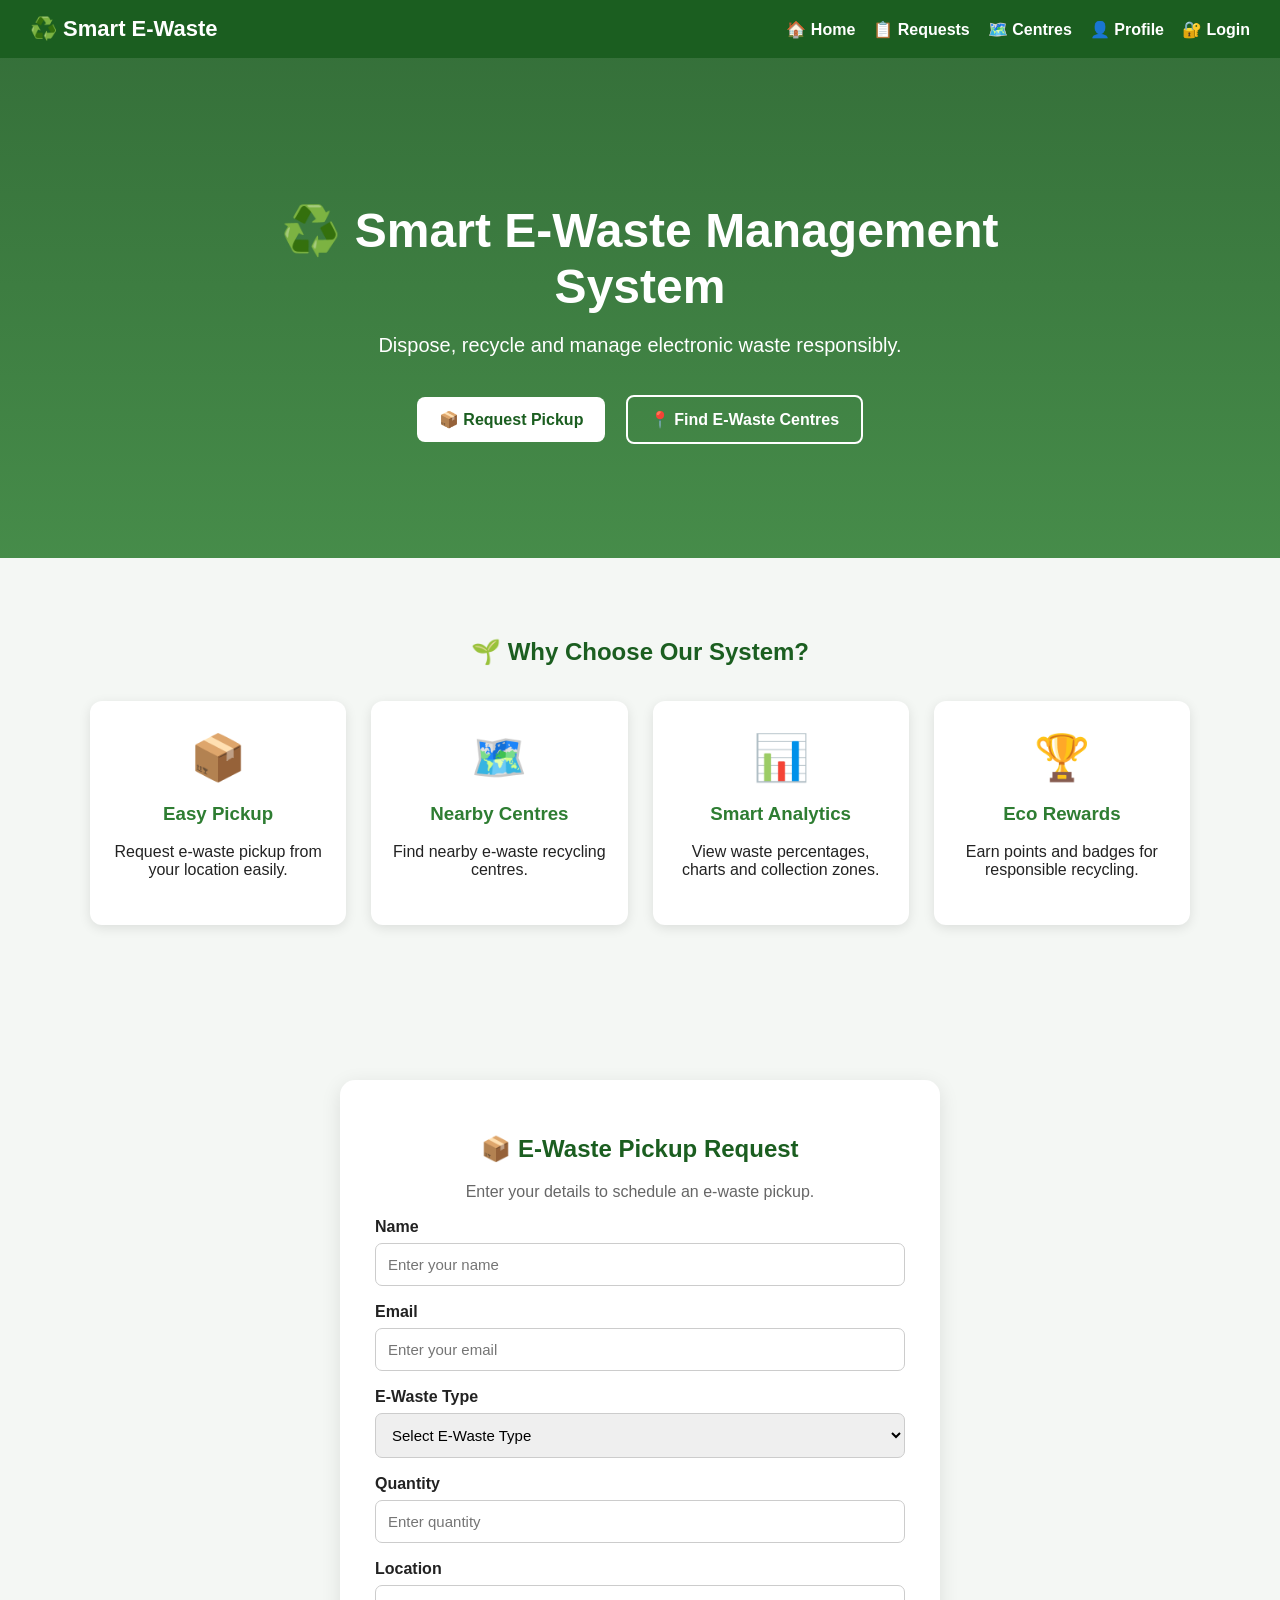
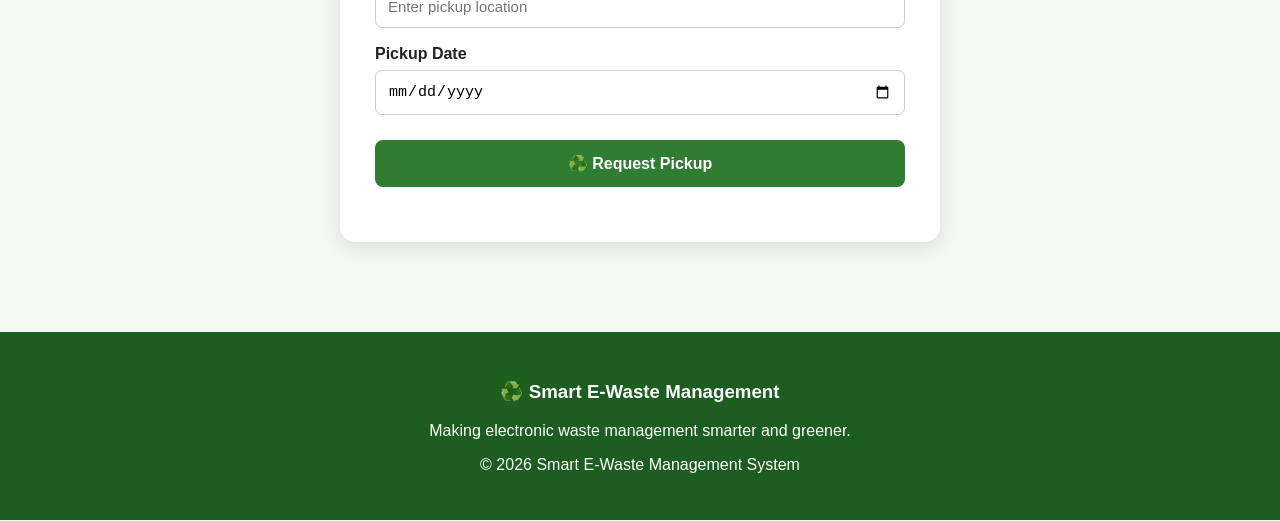
<file: index.html>
<!DOCTYPE html>
<html lang="en">

<head>

    <meta charset="UTF-8">

    <meta name="viewport"
          content="width=device-width, initial-scale=1.0">

    <title>Smart E-Waste Management</title>

    <link rel="stylesheet"
          href="style.css">

</head>


<body>


<!-- ================= NAVBAR ================= -->

<nav class="navbar">

    <div class="logo">
        ♻️ Smart E-Waste
    </div>

    <div class="nav-links">

        <a href="index.html">
            🏠 Home
        </a>

        <a href="request.html">
            📋 Requests
        </a>

        <a href="centres.html">
            🗺️ Centres
        </a>

        <a href="profile.html">
            👤 Profile
        </a>

        <a href="login.html">
            🔐 Login
        </a>

    </div>

</nav>


<!-- ================= HERO ================= -->

<section class="hero">

    <div class="hero-content">

        <h1>
            ♻️ Smart E-Waste
            Management System
        </h1>

        <p>
            Dispose, recycle and manage
            electronic waste responsibly.
        </p>

        <div class="hero-buttons">

            <a href="#pickup"
               class="btn">

                📦 Request Pickup

            </a>

            <a href="centres.html"
               class="btn secondary">

                📍 Find E-Waste Centres

            </a>

        </div>

    </div>

</section>


<!-- ================= FEATURES ================= -->

<section class="features">

    <h2>
        🌱 Why Choose Our System?
    </h2>


    <div class="feature-grid">


        <div class="feature-card">

            <div class="feature-icon">
                📦
            </div>

            <h3>
                Easy Pickup
            </h3>

            <p>
                Request e-waste pickup
                from your location easily.
            </p>

        </div>


        <div class="feature-card">

            <div class="feature-icon">
                🗺️
            </div>

            <h3>
                Nearby Centres
            </h3>

            <p>
                Find nearby e-waste
                recycling centres.
            </p>

        </div>


        <div class="feature-card">

            <div class="feature-icon">
                📊
            </div>

            <h3>
                Smart Analytics
            </h3>

            <p>
                View waste percentages,
                charts and collection zones.
            </p>

        </div>


        <div class="feature-card">

            <div class="feature-icon">
                🏆
            </div>

            <h3>
                Eco Rewards
            </h3>

            <p>
                Earn points and badges
                for responsible recycling.
            </p>

        </div>


    </div>

</section>


<!-- ================= PICKUP FORM ================= -->

<section id="pickup"
         class="pickup-section">


    <div class="form-container">

        <h2>
            📦 E-Waste Pickup Request
        </h2>

        <p>
            Enter your details to schedule
            an e-waste pickup.
        </p>


        <form id="pickupForm">


            <label>
                Name
            </label>

            <input
                type="text"
                id="name"
                placeholder="Enter your name"
                required
            >


            <label>
                Email
            </label>

            <input
                type="email"
                id="email"
                placeholder="Enter your email"
                required
            >


            <label>
                E-Waste Type
            </label>

            <select id="wasteType"
                    required>

                <option value="">
                    Select E-Waste Type
                </option>

                <option value="Mobile">
                    Mobile
                </option>

                <option value="Laptop">
                    Laptop
                </option>

                <option value="Battery">
                    Battery
                </option>

                <option value="TV">
                    TV
                </option>

                <option value="Refrigerator">
                    Refrigerator
                </option>

                <option value="Other">
                    Other
                </option>

            </select>


            <label>
                Quantity
            </label>

            <input
                type="number"
                id="quantity"
                min="1"
                placeholder="Enter quantity"
                required
            >


            <label>
                Location
            </label>

            <input
                type="text"
                id="location"
                placeholder="Enter pickup location"
                required
            >


            <label>
                Pickup Date
            </label>

            <input
                type="date"
                id="pickupDate"
                required
            >


            <button type="submit"
                    class="submit-btn">

                ♻️ Request Pickup

            </button>

        </form>


        <div id="message"></div>


    </div>

</section>


<!-- ================= FOOTER ================= -->

<footer>

    <h3>
        ♻️ Smart E-Waste Management
    </h3>

    <p>
        Making electronic waste management
        smarter and greener.
    </p>

    <p>
        © 2026 Smart E-Waste Management System
    </p>

</footer>


<script src="script.js"></script>

</body>

</html>
</file>
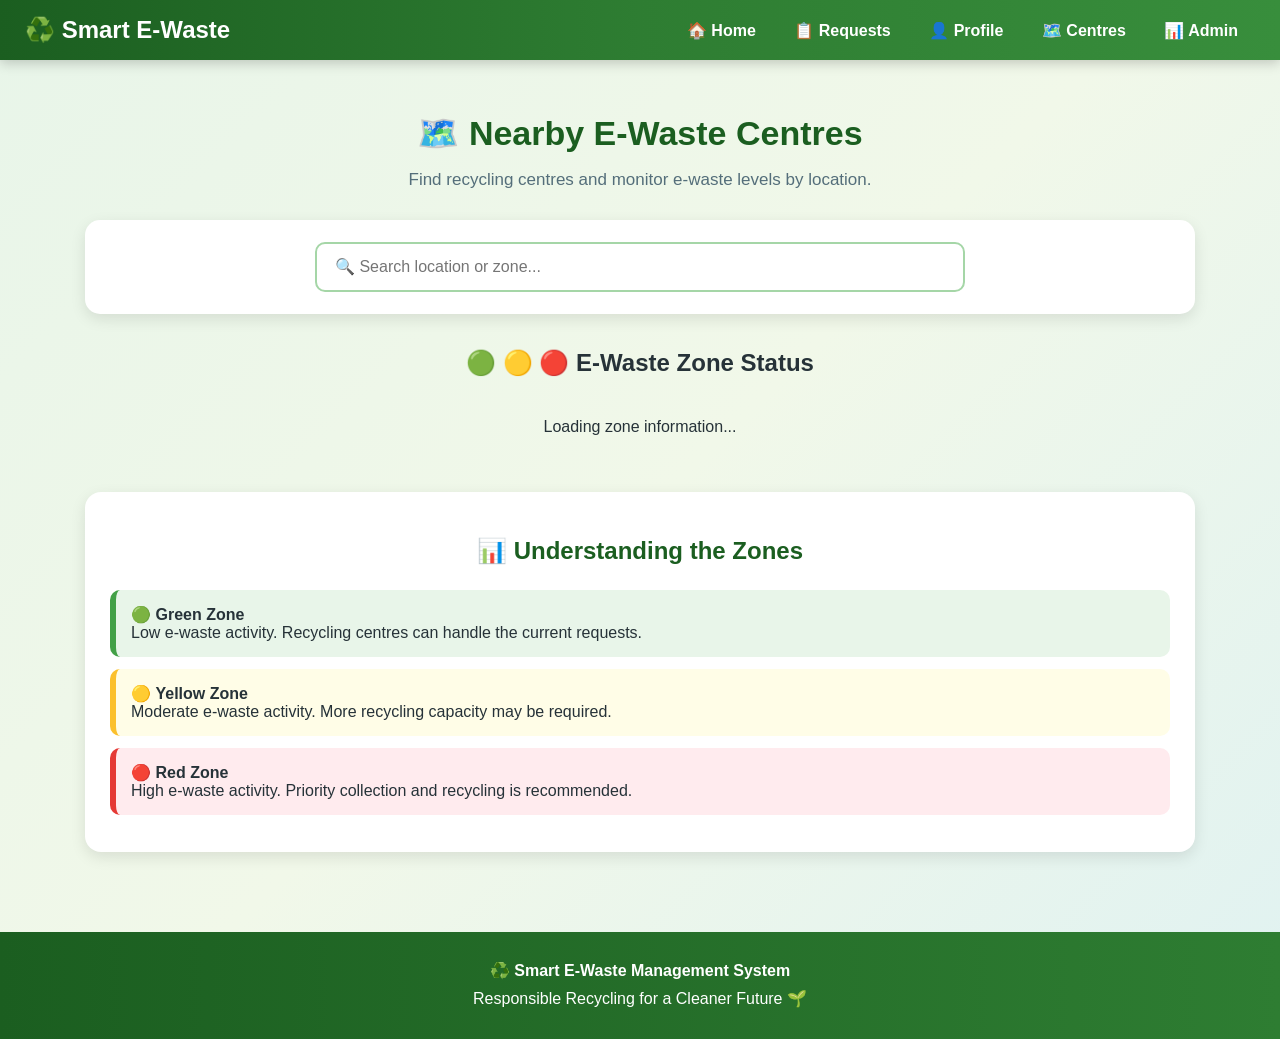
<file: centres.html>
<!DOCTYPE html>
<html lang="en">

<head>

    <meta charset="UTF-8">

    <meta name="viewport"
          content="width=device-width, initial-scale=1.0">

    <title>E-Waste Centres | Smart E-Waste</title>

    <link rel="stylesheet" href="style.css">

    <style>

        * {
            box-sizing: border-box;
        }

        body {
            margin: 0;
            font-family: Arial, sans-serif;
            background: linear-gradient(
                135deg,
                #e8f5e9,
                #f1f8e9,
                #e0f2f1
            );
            color: #263238;
        }

        /* ================= NAVBAR ================= */

        .navbar {
            background: linear-gradient(
                90deg,
                #1b5e20,
                #2e7d32,
                #388e3c
            );

            padding: 16px 25px;

            display: flex;
            justify-content: space-between;
            align-items: center;

            flex-wrap: wrap;

            box-shadow: 0 3px 12px rgba(0,0,0,0.2);
        }

        .navbar h2 {
            color: white;
            margin: 0;
        }

        .navbar a {
            color: white;
            text-decoration: none;
            margin: 7px;
            font-weight: bold;
            padding: 8px 10px;
            border-radius: 6px;
        }

        .navbar a:hover {
            background: rgba(255,255,255,0.2);
        }


        /* ================= CONTAINER ================= */

        .container {
            max-width: 1150px;
            margin: auto;
            padding: 30px 20px;
        }

        h1 {
            text-align: center;
            color: #1b5e20;
            font-size: 34px;
            margin-bottom: 8px;
        }

        .subtitle {
            text-align: center;
            color: #546e7a;
            font-size: 17px;
            margin-bottom: 30px;
        }


        /* ================= SEARCH ================= */

        .search-box {
            background: white;
            padding: 22px;
            margin: 25px 0;

            border-radius: 15px;

            box-shadow: 0 5px 15px rgba(0,0,0,0.1);

            text-align: center;
        }

        .search-box input {
            width: 75%;
            max-width: 650px;

            padding: 14px 18px;

            border: 2px solid #a5d6a7;
            border-radius: 10px;

            font-size: 16px;

            outline: none;
        }

        .search-box input:focus {
            border-color: #2e7d32;
            box-shadow: 0 0 6px rgba(46,125,50,0.3);
        }


        /* ================= SECTION TITLE ================= */

        .section-title {
            text-align: center;
            color: #263238;
            margin-top: 35px;
        }


        /* ================= ZONE GRID ================= */

        #zonesList {

            display: grid;

            grid-template-columns:
                repeat(auto-fit, minmax(290px, 1fr));

            gap: 25px;

            margin-top: 25px;
        }


        /* ================= CENTRE CARD ================= */

        .centre-card {

            background: white;

            padding: 25px;

            border-radius: 16px;

            box-shadow:
                0 5px 15px rgba(0,0,0,0.12);

            transition: all 0.3s ease;

            border-left: 7px solid #2e7d32;
        }

        .centre-card:hover {

            transform: translateY(-7px);

            box-shadow:
                0 10px 25px rgba(0,0,0,0.18);
        }

        .centre-card h3 {

            color: #1b5e20;

            margin-top: 0;

            font-size: 21px;
        }

        .centre-card p {

            color: #546e7a;

            font-size: 16px;
        }


        /* ================= ZONE BADGES ================= */

        .zone {

            display: inline-block;

            padding: 9px 16px;

            border-radius: 25px;

            font-weight: bold;

            margin-top: 8px;

            font-size: 15px;
        }


        /* GREEN */

        .zone.green {

            background: #c8e6c9;

            color: #1b5e20;

            border: 2px solid #66bb6a;
        }


        /* YELLOW */

        .zone.yellow {

            background: #fff3cd;

            color: #8a6d00;

            border: 2px solid #fbc02d;
        }


        /* RED */

        .zone.red {

            background: #ffcdd2;

            color: #b71c1c;

            border: 2px solid #ef5350;
        }


        /* ================= MAP BUTTON ================= */

        .map-btn {

            display: inline-block;

            margin-top: 15px;

            padding: 11px 17px;

            background: linear-gradient(
                135deg,
                #2e7d32,
                #43a047
            );

            color: white;

            text-decoration: none;

            border-radius: 8px;

            font-weight: bold;

            transition: 0.3s;
        }

        .map-btn:hover {

            background: linear-gradient(
                135deg,
                #1b5e20,
                #2e7d32
            );

            transform: scale(1.04);
        }


        /* ================= ZONE INFORMATION ================= */

        .zone-info {

            background: white;

            padding: 25px;

            margin-top: 40px;

            border-radius: 16px;

            box-shadow:
                0 5px 15px rgba(0,0,0,0.1);
        }

        .zone-info h2 {

            text-align: center;

            color: #1b5e20;

            margin-bottom: 25px;
        }

        .info-item {

            padding: 15px;

            margin: 12px 0;

            border-radius: 10px;

            font-size: 16px;
        }


        .green-info {

            background: #e8f5e9;

            border-left: 6px solid #43a047;

        }

        .yellow-info {

            background: #fffde7;

            border-left: 6px solid #fbc02d;

        }

        .red-info {

            background: #ffebee;

            border-left: 6px solid #e53935;

        }


        /* ================= FOOTER ================= */

        footer {

            text-align: center;

            margin-top: 50px;

            padding: 25px;

            background: linear-gradient(
                90deg,
                #1b5e20,
                #2e7d32
            );

            color: white;

            line-height: 1.8;
        }


        /* ================= MOBILE ================= */

        @media (max-width: 700px) {

            .navbar {

                flex-direction: column;

                gap: 12px;

            }

            .navbar a {

                display: inline-block;

                margin: 3px;

            }

            .search-box input {

                width: 95%;

            }

            h1 {

                font-size: 27px;

            }

        }

    </style>

</head>


<body>


<!-- ================= NAVIGATION ================= -->

<nav class="navbar">

    <h2>♻️ Smart E-Waste</h2>

    <div>

        <a href="index.html">🏠 Home</a>

        <a href="request.html">📋 Requests</a>

        <a href="profile.html">👤 Profile</a>

        <a href="centres.html">🗺️ Centres</a>

        <a href="admin.html">📊 Admin</a>

    </div>

</nav>



<!-- ================= MAIN ================= -->

<div class="container">

    <h1>
        🗺️ Nearby E-Waste Centres
    </h1>

    <p class="subtitle">
        Find recycling centres and monitor
        e-waste levels by location.
    </p>


    <!-- SEARCH -->

    <div class="search-box">

        <input
            type="text"
            id="zoneSearch"
            placeholder="🔍 Search location or zone..."
            onkeyup="searchZones()"
        >

    </div>


    <!-- ZONES -->

    <h2 class="section-title">
        🟢 🟡 🔴 E-Waste Zone Status
    </h2>

    <div id="zonesList">

        <p style="text-align:center;">
            Loading zone information...
        </p>

    </div>


    <!-- ZONE INFORMATION -->

    <div class="zone-info">

        <h2>
            📊 Understanding the Zones
        </h2>


        <div class="info-item green-info">

            🟢 <strong>Green Zone</strong>

            <br>

            Low e-waste activity.
            Recycling centres can handle the current requests.

        </div>


        <div class="info-item yellow-info">

            🟡 <strong>Yellow Zone</strong>

            <br>

            Moderate e-waste activity.
            More recycling capacity may be required.

        </div>


        <div class="info-item red-info">

            🔴 <strong>Red Zone</strong>

            <br>

            High e-waste activity.
            Priority collection and recycling is recommended.

        </div>

    </div>

</div>



<!-- ================= FOOTER ================= -->

<footer>

    ♻️ <strong>Smart E-Waste Management System</strong>

    <br>

    Responsible Recycling for a Cleaner Future 🌱

</footer>



<!-- ================= JAVASCRIPT ================= -->

<script src="centres.js"></script>


</body>

</html>
</file>
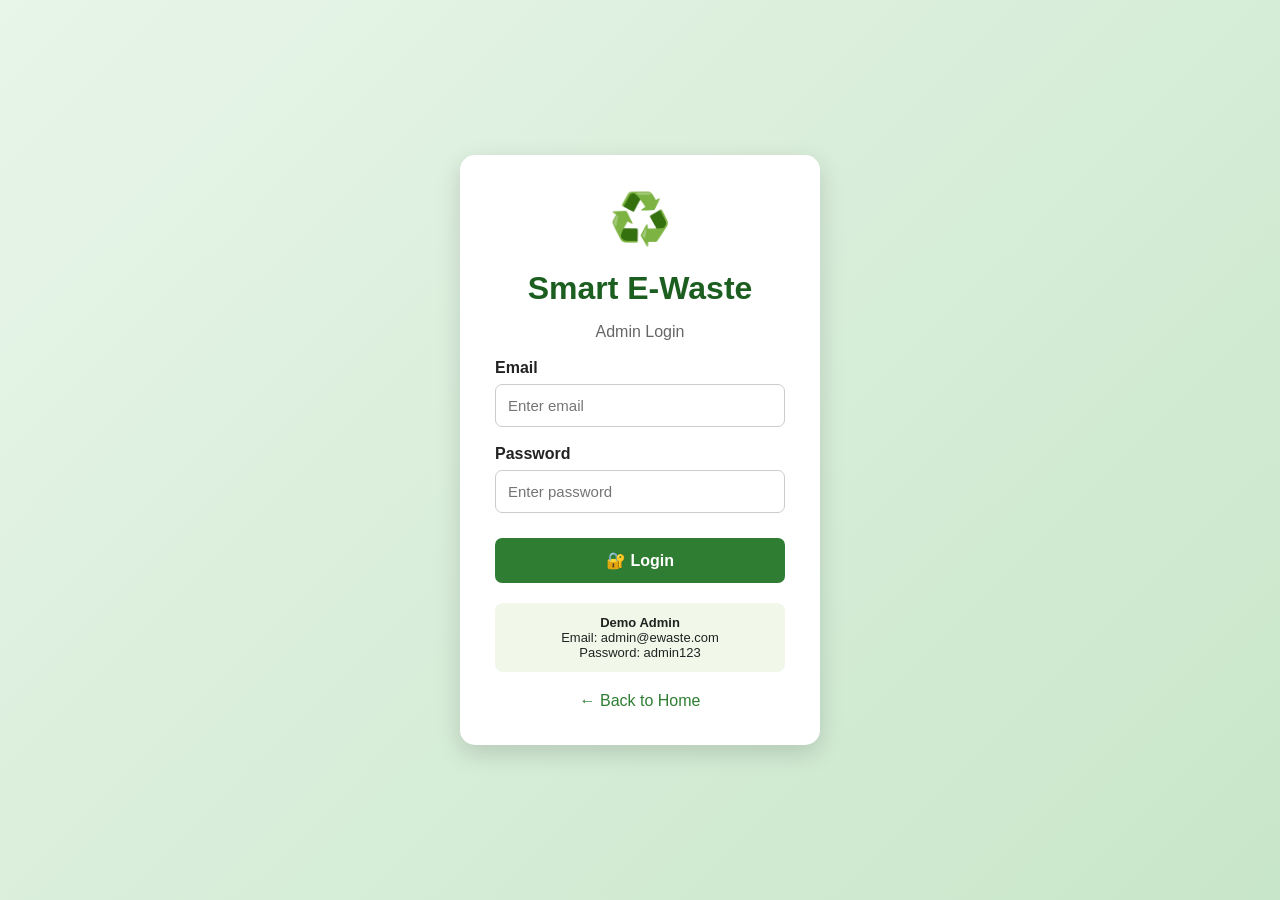
<file: login.html>
<!DOCTYPE html>
<html lang="en">

<head>

    <meta charset="UTF-8">

    <meta name="viewport"
          content="width=device-width, initial-scale=1.0">

    <title>Login - Smart E-Waste</title>

    <link rel="stylesheet"
          href="style.css">

    <style>

        body {
            margin: 0;
            font-family: Arial, sans-serif;
            background: linear-gradient(135deg, #e8f5e9, #c8e6c9);
        }

        .login-container {
            width: 100%;
            min-height: 100vh;

            display: flex;
            justify-content: center;
            align-items: center;
        }

        .login-card {
            width: 360px;
            background: white;

            padding: 35px;

            border-radius: 15px;

            box-shadow:
                0 8px 25px rgba(0,0,0,0.15);

            text-align: center;
        }

        .logo {
            font-size: 50px;
        }

        .login-card h1 {
            color: #1b5e20;
            margin-bottom: 5px;
        }

        .login-card p {
            color: #666;
        }

        .login-card label {
            display: block;
            text-align: left;
            margin-top: 18px;
            font-weight: bold;
        }

        .login-card input {
            width: 100%;
            box-sizing: border-box;

            padding: 12px;

            margin-top: 7px;

            border: 1px solid #ccc;

            border-radius: 7px;

            font-size: 15px;
        }

        .login-card button {
            width: 100%;

            padding: 13px;

            margin-top: 25px;

            border: none;

            border-radius: 7px;

            background: #2e7d32;

            color: white;

            font-size: 16px;

            font-weight: bold;

            cursor: pointer;
        }

        .login-card button:hover {
            background: #1b5e20;
        }

        #loginMessage {
            margin-top: 15px;
            font-weight: bold;
        }

        .back-home {
            display: inline-block;

            margin-top: 20px;

            color: #2e7d32;

            text-decoration: none;
        }

        .demo {
            margin-top: 20px;

            background: #f1f8e9;

            padding: 12px;

            border-radius: 8px;

            font-size: 13px;
        }

    </style>

</head>


<body>


<div class="login-container">

    <div class="login-card">

        <div class="logo">
            ♻️
        </div>

        <h1>
            Smart E-Waste
        </h1>

        <p>
            Admin Login
        </p>


        <form id="loginForm">

            <label>
                Email
            </label>

            <input
                type="email"
                id="email"
                placeholder="Enter email"
                required
            >


            <label>
                Password
            </label>

            <input
                type="password"
                id="password"
                placeholder="Enter password"
                required
            >


            <button type="submit">
                🔐 Login
            </button>

        </form>


        <p id="loginMessage"></p>


        <div class="demo">

            <strong>Demo Admin</strong>

            <br>

            Email:
            admin@ewaste.com

            <br>

            Password:
            admin123

        </div>


        <a
            href="index.html"
            class="back-home"
        >
            ← Back to Home
        </a>

    </div>

</div>


<script src="login.js"></script>

</body>

</html>
</file>
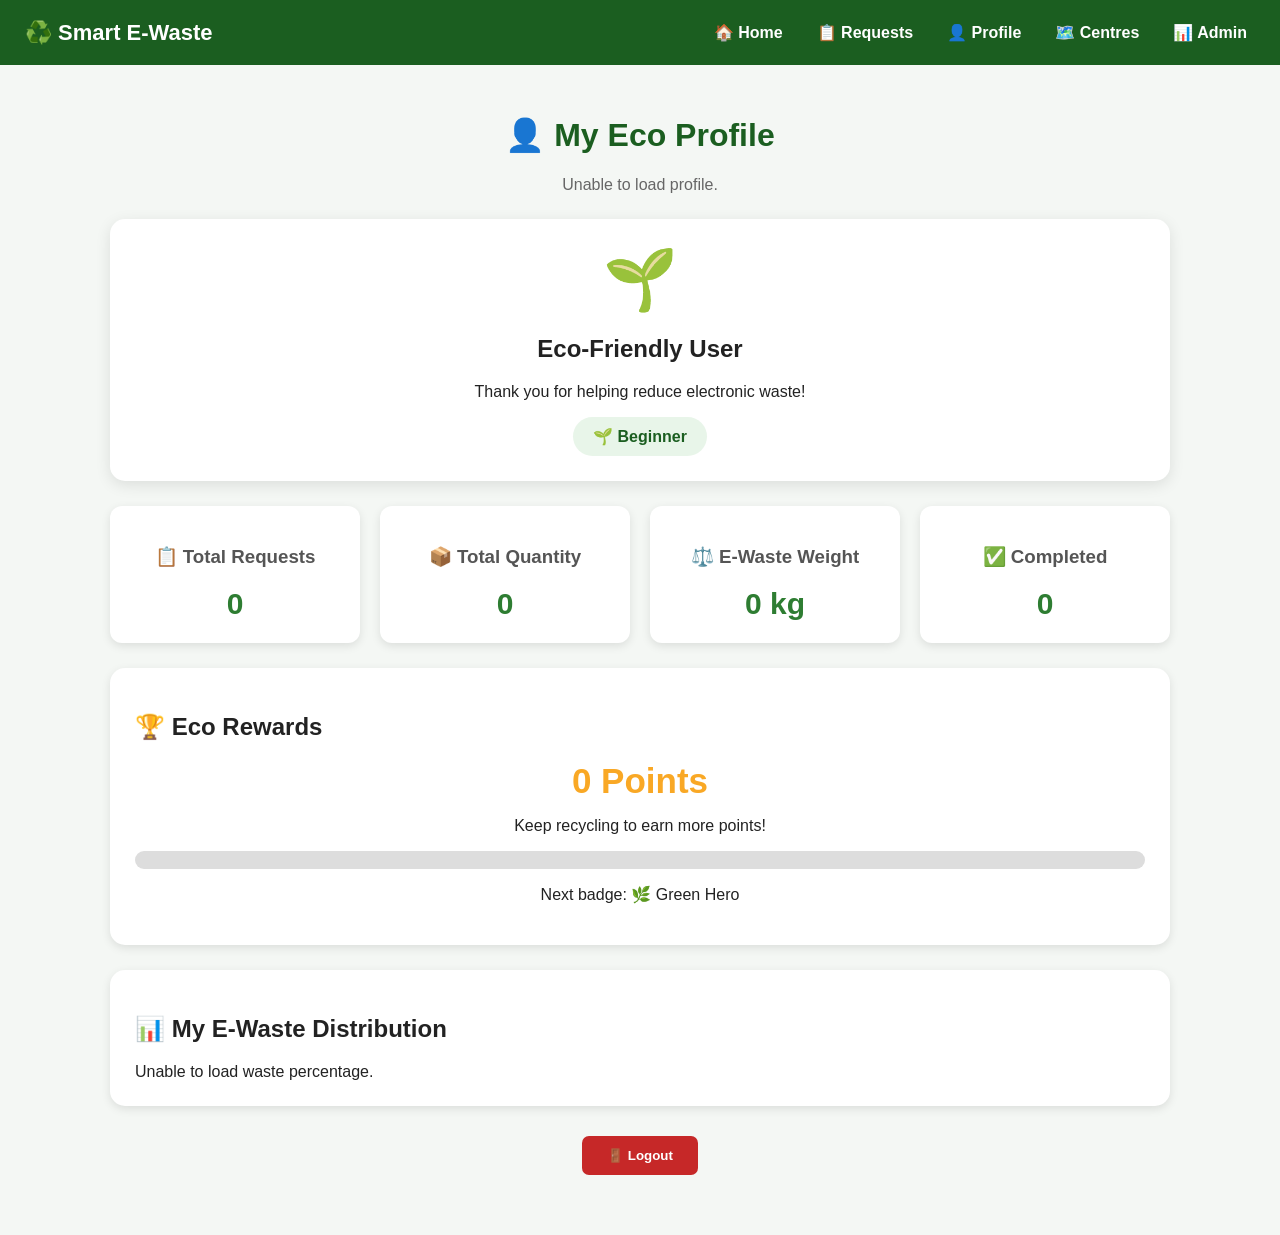
<file: profile.html>
<!DOCTYPE html>
<html lang="en">

<head>

    <meta charset="UTF-8">

    <meta name="viewport"
          content="width=device-width, initial-scale=1.0">

    <title>My Eco Profile</title>

    <link rel="stylesheet"
          href="style.css">

    <style>

        body {
            margin: 0;
            background: #f4f7f4;
            font-family: Arial, sans-serif;
        }

        /* NAVBAR */

        .navbar {
            background: #1b5e20;
            padding: 15px 25px;

            display: flex;
            justify-content: space-between;
            align-items: center;

            flex-wrap: wrap;
        }

        .logo {
            color: white;
            font-size: 22px;
            font-weight: bold;
        }

        .nav-links a {
            color: white;
            text-decoration: none;
            margin: 8px;
            font-weight: bold;
        }

        .nav-links a:hover {
            text-decoration: underline;
        }

        /* CONTAINER */

        .profile-container {
            max-width: 1100px;
            margin: auto;
            padding: 30px 20px;
        }

        .title {
            text-align: center;
            color: #1b5e20;
        }

        .email {
            text-align: center;
            color: #666;
        }

        /* PROFILE CARD */

        .profile-card {
            background: white;
            padding: 25px;
            border-radius: 15px;
            text-align: center;

            box-shadow:
                0 4px 15px rgba(0,0,0,.1);

            margin: 25px 0;
        }

        .profile-icon {
            font-size: 60px;
        }

        .badge {
            display: inline-block;
            padding: 10px 20px;

            border-radius: 20px;

            background: #e8f5e9;
            color: #1b5e20;

            font-weight: bold;
        }

        /* STAT CARDS */

        .stats {
            display: grid;

            grid-template-columns:
                repeat(auto-fit, minmax(200px, 1fr));

            gap: 20px;

            margin: 25px 0;
        }

        .stat-card {
            background: white;

            padding: 22px;

            border-radius: 12px;

            text-align: center;

            box-shadow:
                0 3px 10px rgba(0,0,0,.1);
        }

        .stat-card h3 {
            color: #555;
        }

        .stat-value {
            font-size: 30px;
            font-weight: bold;
            color: #2e7d32;
        }

        /* REWARDS */

        .reward-card {
            background: white;

            padding: 25px;

            border-radius: 15px;

            box-shadow:
                0 3px 10px rgba(0,0,0,.1);

            margin-top: 25px;
        }

        .reward-points {
            font-size: 35px;
            font-weight: bold;
            color: #f9a825;

            text-align: center;
        }

        .progress {
            background: #ddd;

            height: 18px;

            border-radius: 20px;

            overflow: hidden;

            margin-top: 15px;
        }

        .progress-bar {
            height: 100%;

            background: #2e7d32;

            width: 0%;

            transition: width .5s;
        }

        /* WASTE PERCENTAGE */

        .waste-card {
            background: white;

            padding: 25px;

            border-radius: 15px;

            box-shadow:
                0 3px 10px rgba(0,0,0,.1);

            margin-top: 25px;
        }

        .waste-row {
            margin: 18px 0;
        }

        .waste-name {
            font-weight: bold;
            margin-bottom: 6px;
        }

        .percentage-bar {
            background: #ddd;

            height: 15px;

            border-radius: 20px;

            overflow: hidden;
        }

        .percentage-fill {
            height: 100%;

            background: #43a047;

            width: 0%;

            transition: width .5s;
        }

        .percentage-text {
            font-size: 14px;
            color: #555;
        }

        /* LOGOUT */

        .logout-btn {
            display: block;

            margin: 30px auto;

            background: #c62828;

            color: white;

            border: none;

            padding: 12px 25px;

            border-radius: 7px;

            cursor: pointer;

            font-weight: bold;
        }

        .logout-btn:hover {
            background: #b71c1c;
        }

        /* MOBILE */

        @media (max-width: 600px) {

            .navbar {
                flex-direction: column;
                gap: 10px;
            }

        }

    </style>

</head>


<body>


<!-- ==========================================
     NAVBAR
========================================== -->

<nav class="navbar">

    <div class="logo">
        ♻️ Smart E-Waste
    </div>

    <div class="nav-links">

        <a href="index.html">
            🏠 Home
        </a>

        <a href="request.html">
            📋 Requests
        </a>

        <a href="profile.html">
            👤 Profile
        </a>

        <a href="centres.html">
            🗺️ Centres
        </a>

        <a href="admin.html">
            📊 Admin
        </a>

    </div>

</nav>


<!-- ==========================================
     PROFILE
========================================== -->

<div class="profile-container">

    <h1 class="title">
        👤 My Eco Profile
    </h1>

    <p
        class="email"
        id="userEmail"
    >
        Loading...
    </p>


    <!-- PROFILE -->

    <div class="profile-card">

        <div class="profile-icon">
            🌱
        </div>

        <h2>
            Eco-Friendly User
        </h2>

        <p>
            Thank you for helping reduce
            electronic waste!
        </p>

        <div
            class="badge"
            id="badge"
        >
            🌱 Beginner
        </div>

    </div>


    <!-- ======================================
         STATISTICS
    ======================================= -->

    <div class="stats">

        <div class="stat-card">

            <h3>
                📋 Total Requests
            </h3>

            <div
                class="stat-value"
                id="totalRequests"
            >
                0
            </div>

        </div>


        <div class="stat-card">

            <h3>
                📦 Total Quantity
            </h3>

            <div
                class="stat-value"
                id="totalQuantity"
            >
                0
            </div>

        </div>


        <div class="stat-card">

            <h3>
                ⚖️ E-Waste Weight
            </h3>

            <div
                class="stat-value"
                id="totalWeight"
            >
                0 kg
            </div>

        </div>


        <div class="stat-card">

            <h3>
                ✅ Completed
            </h3>

            <div
                class="stat-value"
                id="completed"
            >
                0
            </div>

        </div>

    </div>


    <!-- ======================================
         REWARDS
    ======================================= -->

    <div class="reward-card">

        <h2>
            🏆 Eco Rewards
        </h2>

        <div
            class="reward-points"
            id="points"
        >
            0 Points
        </div>

        <p style="text-align:center;">
            Keep recycling to earn more points!
        </p>


        <div class="progress">

            <div
                class="progress-bar"
                id="progressBar"
            ></div>

        </div>

        <p
            style="text-align:center;"
            id="nextBadge"
        >
            Next badge: 🌿 Green Hero
        </p>

    </div>


    <!-- ======================================
         WASTE PERCENTAGE
    ======================================= -->

    <div class="waste-card">

        <h2>
            📊 My E-Waste Distribution
        </h2>

        <div id="wastePercentage">

            Loading...

        </div>

    </div>


    <!-- LOGOUT -->

    <button
        class="logout-btn"
        onclick="logout()"
    >
        🚪 Logout
    </button>


</div>


<script>

const email =
    localStorage.getItem("userEmail")
    || "admin@ewaste.com";


// ==========================================
// LOAD PROFILE
// ==========================================

async function loadProfile() {

    try {

        const response =
            await fetch(
                `http://127.0.0.1:5000/profile/${encodeURIComponent(email)}`
            );

        const data =
            await response.json();


        document.getElementById("userEmail")
            .textContent = data.email;


        document.getElementById("totalRequests")
            .textContent = data.total_requests;


        document.getElementById("totalQuantity")
            .textContent = data.total_quantity;


        document.getElementById("totalWeight")
            .textContent =
                data.total_weight + " kg";


        document.getElementById("completed")
            .textContent =
                data.completed_requests;


        document.getElementById("points")
            .textContent =
                data.points + " Points";


        document.getElementById("badge")
            .textContent =
                data.badge;


        // Progress

        let progress = 0;


        if (data.points < 50) {

            progress =
                (data.points / 50) * 100;

            document.getElementById("nextBadge")
                .textContent =
                    "Next badge: ♻️ Eco Saver";

        }

        else if (data.points < 100) {

            progress =
                (data.points / 100) * 100;

            document.getElementById("nextBadge")
                .textContent =
                    "Next badge: 🌿 Green Hero";

        }

        else if (data.points < 200) {

            progress =
                (data.points / 200) * 100;

            document.getElementById("nextBadge")
                .textContent =
                    "Next badge: 🏆 Eco Champion";

        }

        else {

            progress = 100;

            document.getElementById("nextBadge")
                .textContent =
                    "🏆 Maximum badge achieved!";

        }


        document.getElementById("progressBar")
            .style.width =
                Math.min(progress, 100) + "%";


    } catch (error) {

        console.error(error);

        document.getElementById("userEmail")
            .textContent =
                "Unable to load profile.";

    }

}


// ==========================================
// WASTE PERCENTAGE
// ==========================================

async function loadWastePercentage() {

    try {

        const response =
            await fetch(
                "http://127.0.0.1:5000/waste-percentage"
            );


        const data =
            await response.json();


        const container =
            document.getElementById(
                "wastePercentage"
            );


        container.innerHTML = "";


        if (data.length === 0) {

            container.innerHTML =
                "<p>No e-waste data available yet.</p>";

            return;

        }


        data.forEach(item => {

            const row =
                document.createElement("div");

            row.className =
                "waste-row";


            row.innerHTML = `

                <div class="waste-name">

                    ${item.waste_type}

                </div>

                <div class="percentage-bar">

                    <div
                        class="percentage-fill"
                        style="width:${item.percentage}%"
                    ></div>

                </div>

                <div class="percentage-text">

                    ${item.quantity} items
                    -
                    ${item.percentage}%

                </div>

            `;


            container.appendChild(row);

        });


    } catch (error) {

        console.error(error);

        document.getElementById(
            "wastePercentage"
        ).innerHTML =
            "Unable to load waste percentage.";

    }

}


// ==========================================
// LOGOUT
// ==========================================

async function logout() {

    try {

        const response =
            await fetch(
                "http://127.0.0.1:5000/logout",
                {
                    method: "POST",
                    credentials: "include"
                }
            );


        const data =
            await response.json();


        alert(data.message);


        localStorage.removeItem("userEmail");


        window.location.href =
            "login.html";


    } catch (error) {

        console.error(error);

        alert("Logout failed.");

    }

}


// ==========================================
// START
// ==========================================

loadProfile();

loadWastePercentage();

</script>


</body>

</html>
</file>
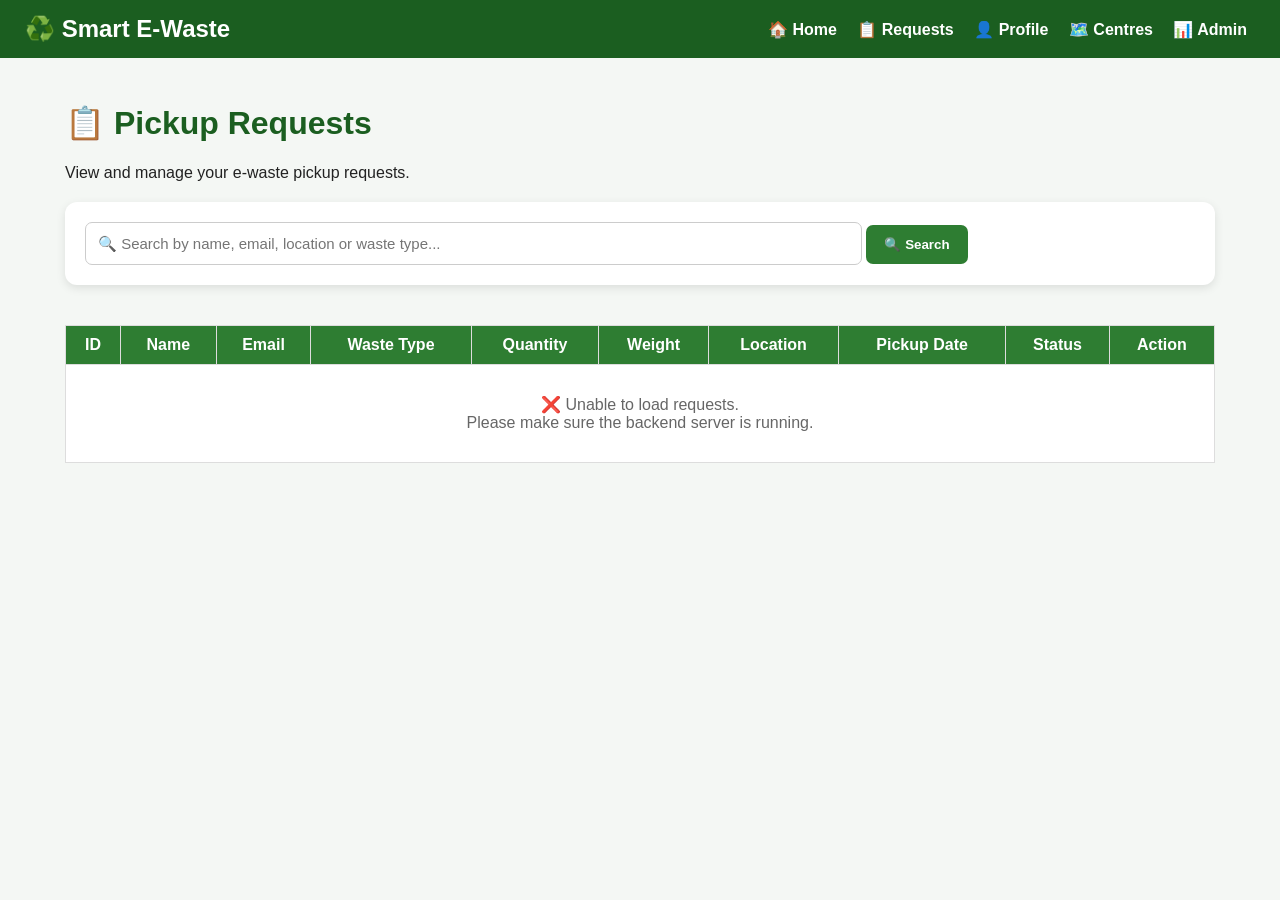
<file: request.html>
<!DOCTYPE html>
<html lang="en">

<head>

    <meta charset="UTF-8">

    <meta name="viewport"
          content="width=device-width, initial-scale=1.0">

    <title>Pickup Requests - Smart E-Waste</title>

    <link rel="stylesheet"
          href="style.css">

    <style>

        body {
            margin: 0;
            background: #f4f7f4;
            font-family: Arial, sans-serif;
        }

        /* ==============================
           NAVBAR
        ============================== */

        .navbar {
            background: #1b5e20;
            padding: 15px 25px;

            display: flex;
            justify-content: space-between;
            align-items: center;

            flex-wrap: wrap;
        }

        .navbar h2 {
            color: white;
            margin: 0;
        }

        .navbar a {
            color: white;
            text-decoration: none;
            margin: 8px;
            font-weight: bold;
        }

        .navbar a:hover {
            text-decoration: underline;
        }


        /* ==============================
           CONTAINER
        ============================== */

        .container {
            max-width: 1200px;
            margin: auto;
            padding: 25px;
        }

        .page-title {
            color: #1b5e20;
        }


        /* ==============================
           SEARCH
        ============================== */

        .search-box {
            background: white;
            padding: 20px;
            margin: 20px 0;

            border-radius: 12px;

            box-shadow:
                0 3px 10px rgba(0,0,0,.1);
        }

        .search-box input {
            width: 70%;
            padding: 12px;

            border: 1px solid #ccc;
            border-radius: 7px;

            font-size: 15px;
        }

        .search-box button {
            padding: 12px 18px;

            border: none;
            border-radius: 7px;

            background: #2e7d32;
            color: white;

            cursor: pointer;
            font-weight: bold;
        }

        .search-box button:hover {
            background: #1b5e20;
        }


        /* ==============================
           TABLE
        ============================== */

        .table-container {
            overflow-x: auto;
        }

        table {
            width: 100%;
            border-collapse: collapse;

            background: white;

            margin-top: 20px;
        }

        th,
        td {
            border: 1px solid #ddd;
            padding: 10px;
            text-align: center;
        }

        th {
            background: #2e7d32;
            color: white;
        }

        tr:hover {
            background: #f1f8f1;
        }


        /* ==============================
           STATUS
        ============================== */

        select {
            padding: 7px;

            border-radius: 5px;

            border: 1px solid #bbb;
        }


        /* ==============================
           DELETE BUTTON
        ============================== */

        .delete-btn {
            background: #d32f2f;
            color: white;

            border: none;

            padding: 8px 12px;

            border-radius: 5px;

            cursor: pointer;

            font-weight: bold;
        }

        .delete-btn:hover {
            background: #b71c1c;
        }


        /* ==============================
           EMPTY MESSAGE
        ============================== */

        .empty {
            text-align: center;
            padding: 30px;

            color: #666;
        }


        /* ==============================
           MOBILE
        ============================== */

        @media (max-width: 700px) {

            .navbar {
                flex-direction: column;
                gap: 10px;
            }

            .navbar a {
                display: inline-block;
                margin: 5px;
            }

            .search-box input {
                width: 100%;
                box-sizing: border-box;
                margin-bottom: 10px;
            }

            .search-box button {
                width: 100%;
            }

        }

    </style>

</head>


<body>


<!-- ==========================================
     NAVIGATION BAR
========================================== -->

<nav class="navbar">

    <h2>
        ♻️ Smart E-Waste
    </h2>


    <div>

        <a href="index.html">
            🏠 Home
        </a>

        <a href="requests.html">
            📋 Requests
        </a>

        <a href="profile.html">
            👤 Profile
        </a>

        <a href="centres.html">
            🗺️ Centres
        </a>

        <a href="admin.html">
            📊 Admin
        </a>

    </div>

</nav>



<!-- ==========================================
     MAIN CONTENT
========================================== -->

<div class="container">


    <h1 class="page-title">
        📋 Pickup Requests
    </h1>


    <p>
        View and manage your e-waste pickup requests.
    </p>



    <!-- ======================================
         SEARCH BOX
    ======================================= -->

    <div class="search-box">

        <input
            type="text"
            id="searchInput"
            placeholder="🔍 Search by name, email, location or waste type..."
            oninput="searchRequests()"
        >


        <button
            onclick="searchRequests()"
        >
            🔍 Search
        </button>

    </div>



    <!-- ======================================
         REQUEST TABLE
    ======================================= -->

    <div class="table-container">

        <table>

            <thead>

                <tr>

                    <th>ID</th>

                    <th>Name</th>

                    <th>Email</th>

                    <th>Waste Type</th>

                    <th>Quantity</th>

                    <th>Weight</th>

                    <th>Location</th>

                    <th>Pickup Date</th>

                    <th>Status</th>

                    <th>Action</th>

                </tr>

            </thead>


            <tbody id="requestTable">

            </tbody>

        </table>

    </div>


</div>



<!-- ==========================================
     JAVASCRIPT
========================================== -->

<script src="request.js"></script>


</body>

</html>
</file>
<file: style.css>
* {
    box-sizing: border-box;
}

body {
    margin: 0;
    font-family: Arial, sans-serif;
    background: #f4f7f4;
    color: #222;
}


/* ================= NAVBAR ================= */

.navbar {
    background: #1b5e20;
    color: white;

    padding: 16px 30px;

    display: flex;
    justify-content: space-between;
    align-items: center;

    flex-wrap: wrap;

    position: sticky;
    top: 0;
    z-index: 1000;
}

.logo {
    font-size: 22px;
    font-weight: bold;
}

.nav-links {
    display: flex;
    flex-wrap: wrap;
    gap: 18px;
}

.nav-links a {
    color: white;
    text-decoration: none;
    font-weight: bold;
}

.nav-links a:hover {
    color: #c8e6c9;
}


/* ================= HERO ================= */

.hero {
    min-height: 500px;

    display: flex;
    justify-content: center;
    align-items: center;

    text-align: center;

    padding: 40px 20px;

    background:
        linear-gradient(
            rgba(27,94,32,.88),
            rgba(46,125,50,.88)
        );
}

.hero-content {
    max-width: 800px;
    color: white;
}

.hero h1 {
    font-size: 48px;
    margin-bottom: 20px;
}

.hero p {
    font-size: 20px;
}

.hero-buttons {
    margin-top: 30px;
}

.btn {
    display: inline-block;

    padding: 13px 22px;

    margin: 8px;

    border-radius: 8px;

    background: white;
    color: #1b5e20;

    text-decoration: none;

    font-weight: bold;
}

.btn.secondary {
    background: transparent;
    color: white;
    border: 2px solid white;
}


/* ================= FEATURES ================= */

.features {
    padding: 60px 25px;
    text-align: center;
}

.features h2 {
    color: #1b5e20;
}

.feature-grid {
    max-width: 1100px;

    margin: 35px auto;

    display: grid;

    grid-template-columns:
        repeat(auto-fit, minmax(220px, 1fr));

    gap: 25px;
}

.feature-card {
    background: white;

    padding: 30px 20px;

    border-radius: 12px;

    box-shadow:
        0 3px 12px rgba(0,0,0,.1);
}

.feature-icon {
    font-size: 45px;
}

.feature-card h3 {
    color: #2e7d32;
}


/* ================= FORM ================= */

.pickup-section {
    padding: 60px 20px;
}

.form-container {
    max-width: 600px;

    margin: auto;

    background: white;

    padding: 35px;

    border-radius: 15px;

    box-shadow:
        0 5px 20px rgba(0,0,0,.1);
}

.form-container h2 {
    color: #1b5e20;
    text-align: center;
}

.form-container > p {
    text-align: center;
    color: #666;
}

.form-container label {
    display: block;

    margin-top: 17px;

    font-weight: bold;
}

.form-container input,
.form-container select {
    width: 100%;

    padding: 12px;

    margin-top: 7px;

    border: 1px solid #ccc;

    border-radius: 7px;

    font-size: 15px;
}

.submit-btn {
    width: 100%;

    padding: 14px;

    margin-top: 25px;

    background: #2e7d32;

    color: white;

    border: none;

    border-radius: 8px;

    font-size: 16px;

    font-weight: bold;

    cursor: pointer;
}

.submit-btn:hover {
    background: #1b5e20;
}


/* ================= MESSAGES ================= */

#message {
    margin-top: 20px;
    text-align: center;
}

.success-message {
    padding: 15px;

    background: #e8f5e9;

    color: #1b5e20;

    border-radius: 8px;
}

.error-message {
    padding: 15px;

    background: #ffebee;

    color: #c62828;

    border-radius: 8px;
}


/* ================= FOOTER ================= */

footer {
    background: #1b5e20;

    color: white;

    text-align: center;

    padding: 30px 20px;

    margin-top: 30px;
}


/* ================= MOBILE ================= */

@media (max-width: 700px) {

    .navbar {
        justify-content: center;
        gap: 15px;
    }

    .hero h1 {
        font-size: 34px;
    }

    .hero p {
        font-size: 17px;
    }

    .nav-links {
        justify-content: center;
    }

}
</file>
